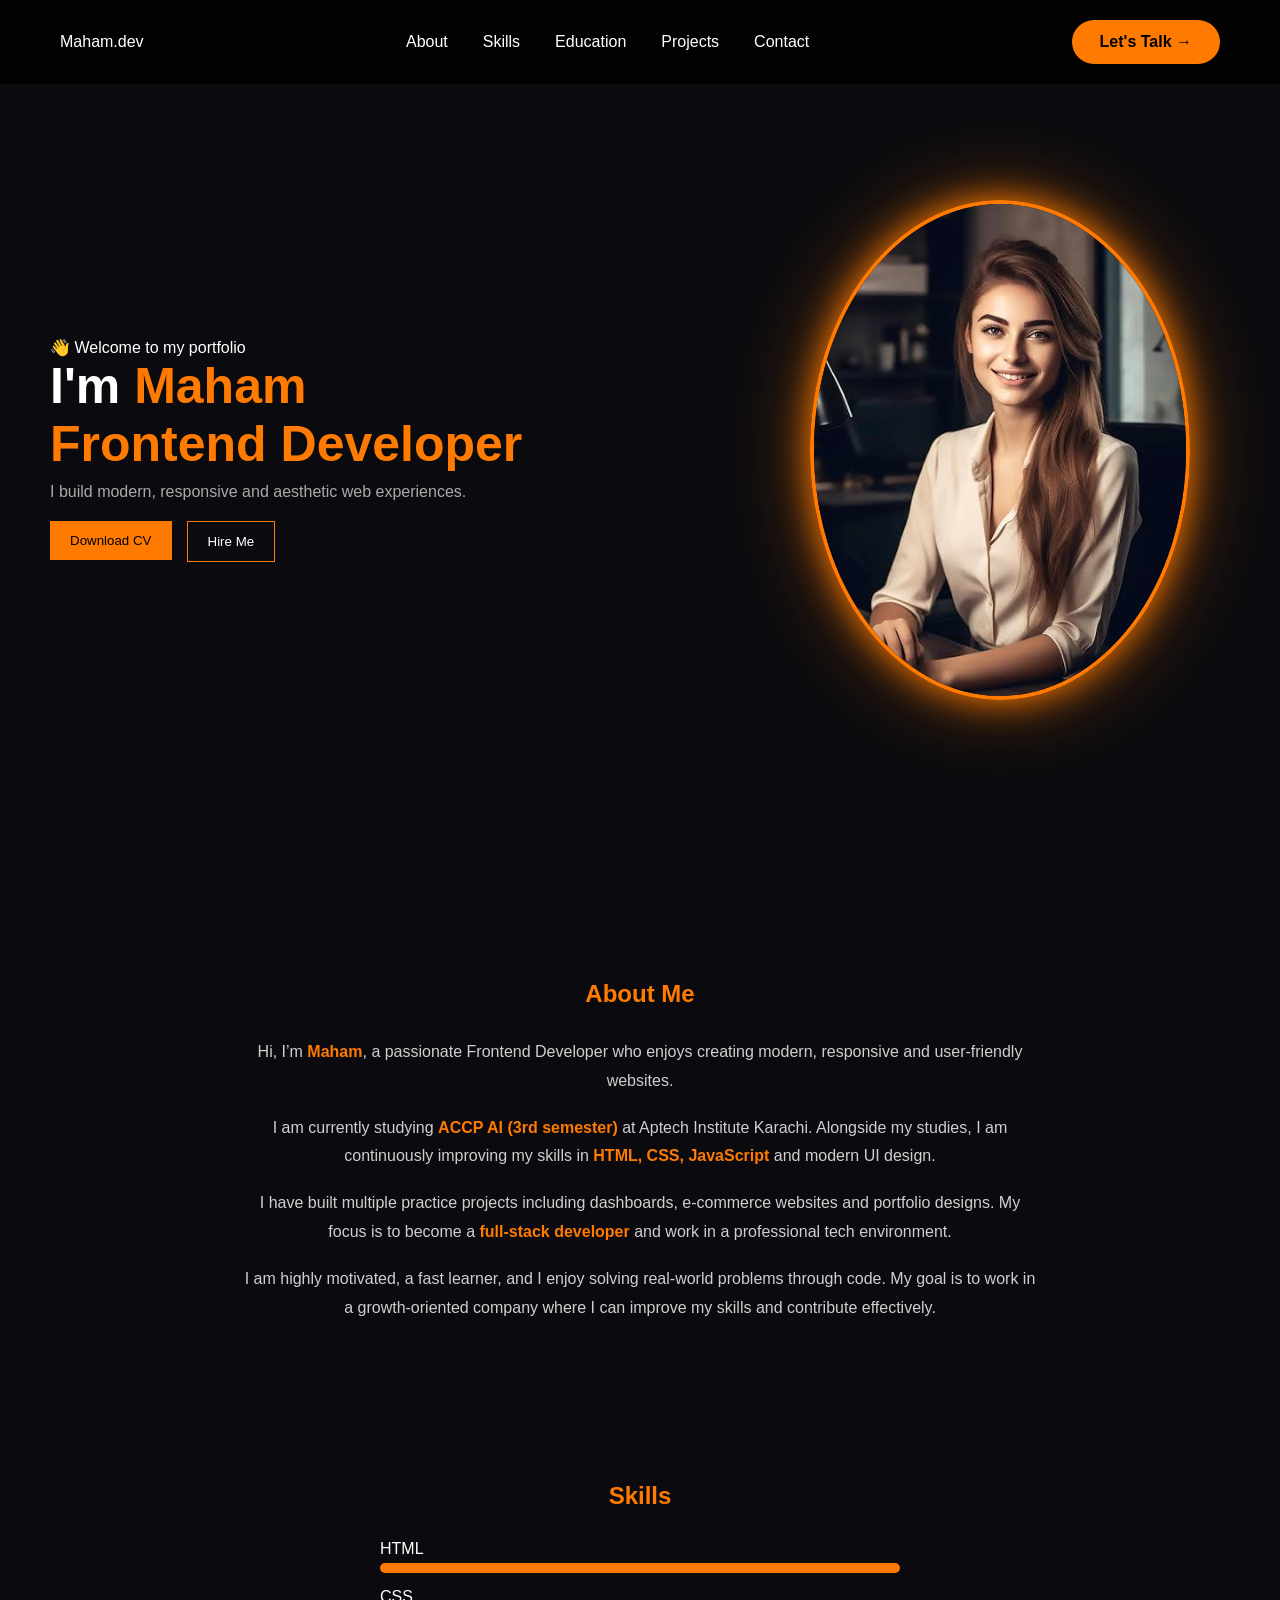
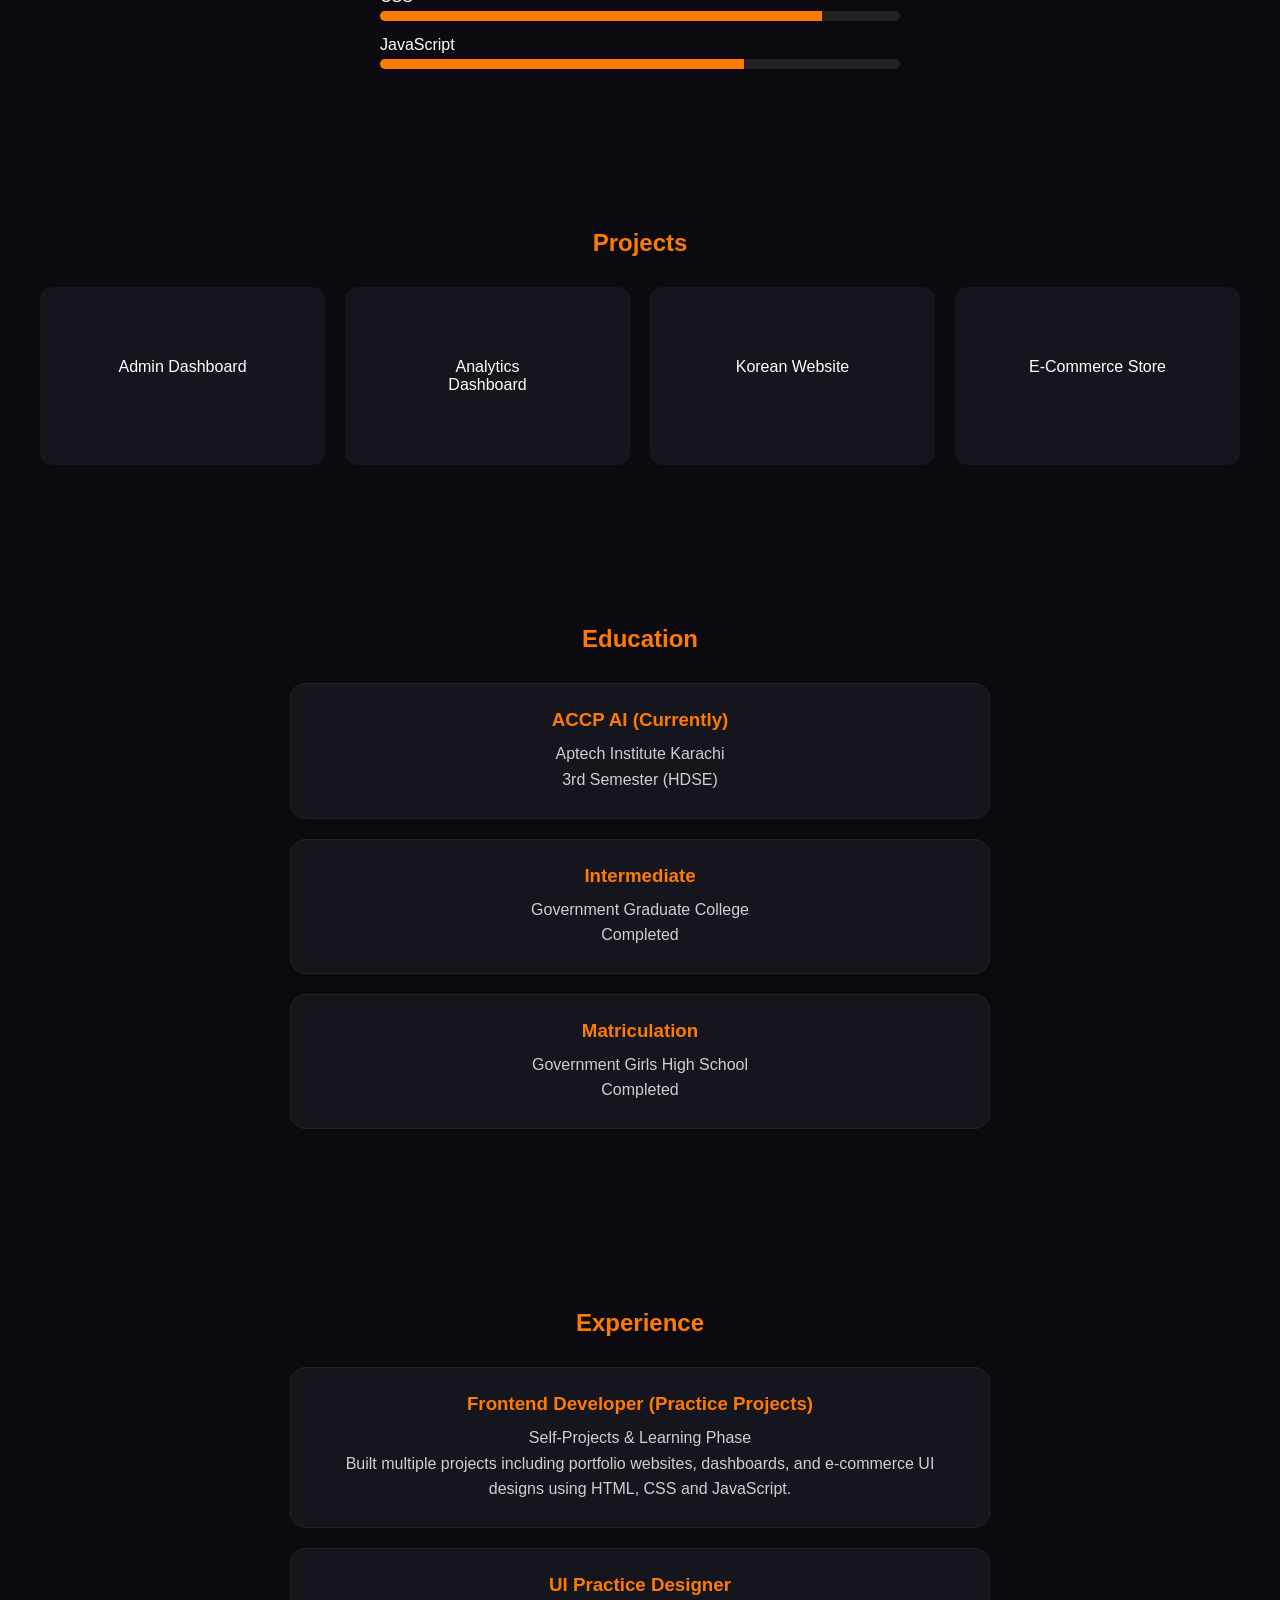
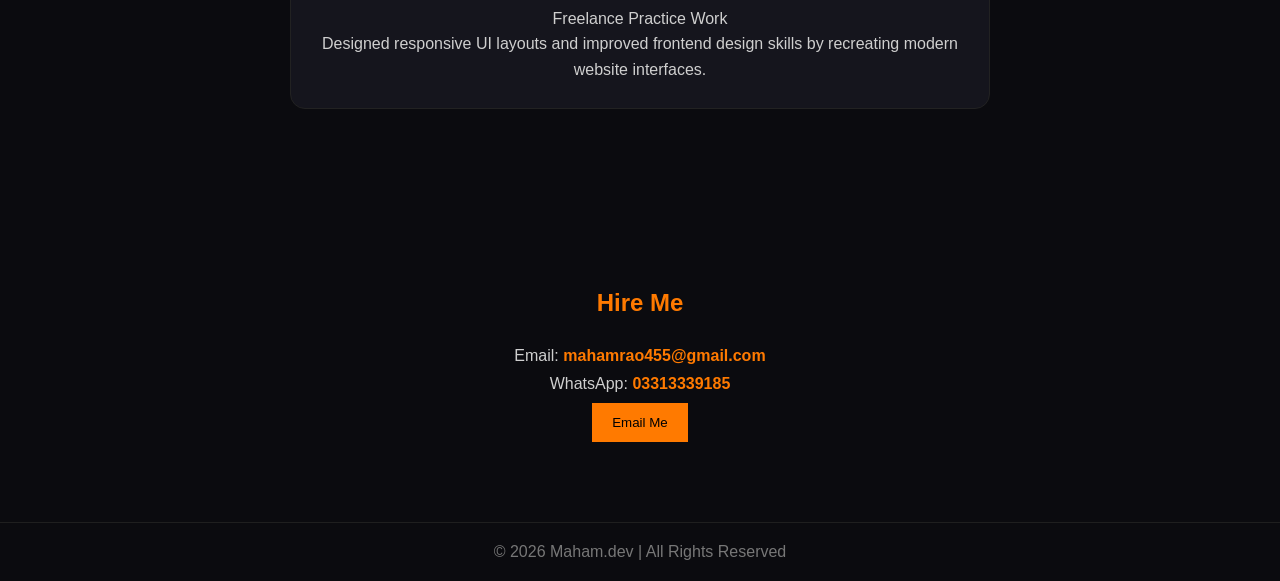
<file: index.html>
<!DOCTYPE html>
<html lang="en">
<head>

  <meta name="viewport" content="width=device-width, initial-scale=1.0"/>
  <title>Maham | Portfolio</title>

  <link rel="stylesheet" href="style.css"/>
</head>

<body>

  <header class="navbar">
    <div class="logo">Maham.dev</div>
  
    <div class="menu-icon" onclick="toggleMenu()">☰</div>
  
    <nav id="nav-links">
      <a href="#about">About</a>
      <a href="#skills">Skills</a>
      <a href="#education">Education</a>
      <a href="#projects">Projects</a>
      <a href="#contact">Contact</a>
  
      
    </nav>
    <a href="#contact" class="talk-btn">
      Let's Talk →
    </a>
  </header>

<!-- HERO -->
<section id="home" class="hero">

  <div class="hero-content">

    <p class="tag">👋 Welcome to my portfolio</p>

    <h1>
      I'm <span>Maham</span><br>
      <span id="typing"></span>
    </h1>

    <p class="desc">
      I build modern, responsive and aesthetic web experiences.
    </p>

    <div class="buttons">

      <a href="CV.png" download>
        <button class="primary">
          Download CV
        </button>
      </a>

      <a href="#contact">
        <button class="secondary">
          Hire Me
        </button>
      </a>

    </div>

  </div>


  <!-- RIGHT SIDE IMAGE -->

  <div class="hero-image">

    <div class="oval-frame">

      <img src="Portfolio.jpeg" alt="Office Girl">

    </div>

  </div>

</section>

<!-- ABOUT -->
<section id="about" class="section">
  <h2>About Me</h2>

  <p>
    Hi, I’m <b>Maham</b>, a passionate Frontend Developer who enjoys creating
    modern, responsive and user-friendly websites.
  </p>

  <br/>

  <p>
    I am currently studying <b>ACCP AI (3rd semester)</b> at Aptech Institute Karachi.
    Alongside my studies, I am continuously improving my skills in
    <b>HTML, CSS, JavaScript</b> and modern UI design.
  </p>

  <br/>

  <p>
    I have built multiple practice projects including dashboards,
    e-commerce websites and portfolio designs. My focus is to become a
    <b>full-stack developer</b> and work in a professional tech environment.
  </p>

  <br/>

  <p>
    I am highly motivated, a fast learner, and I enjoy solving real-world
    problems through code. My goal is to work in a growth-oriented company
    where I can improve my skills and contribute effectively.
  </p>
</section>

<!-- SKILLS -->
<section id="skills" class="section">
  <h2>Skills</h2>

  <p>HTML</p>
  <div class="bar"><div class="fill html"></div></div>

  <p>CSS</p>
  <div class="bar"><div class="fill css"></div></div>

  <p>JavaScript</p>
  <div class="bar"><div class="fill js"></div></div>
</section>

<!-- PROJECTS -->
<section id="projects" class="section">
  <h2>Projects</h2>

  <div class="grid">

    <a class="card" href="admin-dashboard/index.html" target="_blank">Admin Dashboard</a>

    <a class="card" href="analytics-dashboard/index.html" target="_blank">Analytics Dashboard</a>

    <a class="card" href="korean-website/index.html" target="_blank">Korean Website</a>

    <a class="card" href="ecommerce-website/index.html" target="_blank">E-Commerce Store</a>

  </div>
</section>

<section id="education" class="section">
  <h2>Education</h2>

  <div class="box">
    <h3>ACCP AI (Currently)</h3>
    <p>Aptech Institute Karachi</p>
    <p>3rd Semester (HDSE)</p>
  </div>

  <div class="box">
    <h3>Intermediate</h3>
    <p>Government Graduate College</p>
    <p>Completed</p>
    
  </div>

  <div class="box">
    <h3>Matriculation</h3>
    <p>Government Girls High School</p>
    <p>Completed</p>
  </div>
</section>
<section id="experience" class="section">
  <h2>Experience</h2>

  <div class="box">
    <h3>Frontend Developer (Practice Projects)</h3>
    <p>Self-Projects & Learning Phase</p>
    <p>
      Built multiple projects including portfolio websites, dashboards,
      and e-commerce UI designs using HTML, CSS and JavaScript.
    </p>
  </div>

  <div class="box">
    <h3>UI Practice Designer</h3>
    <p>Freelance Practice Work</p>
    <p>
      Designed responsive UI layouts and improved frontend design skills
      by recreating modern website interfaces.
    </p>
  </div>
</section>
<!-- CONTACT -->
<section id="contact" class="section">
  <h2>Hire Me</h2>

  <p>Email: <b>mahamrao455@gmail.com</b></p>
  <p>WhatsApp: <b>03313339185</b></p>

  <a href="mailto:mahamrao455@gmail.com">
    <button class="primary">Email Me</button>
  </a>
</section>

<footer>
  <p>© 2026 Maham.dev | All Rights Reserved</p>
</footer>

<script src="script.js"></script>

</body>
</html>
</file>
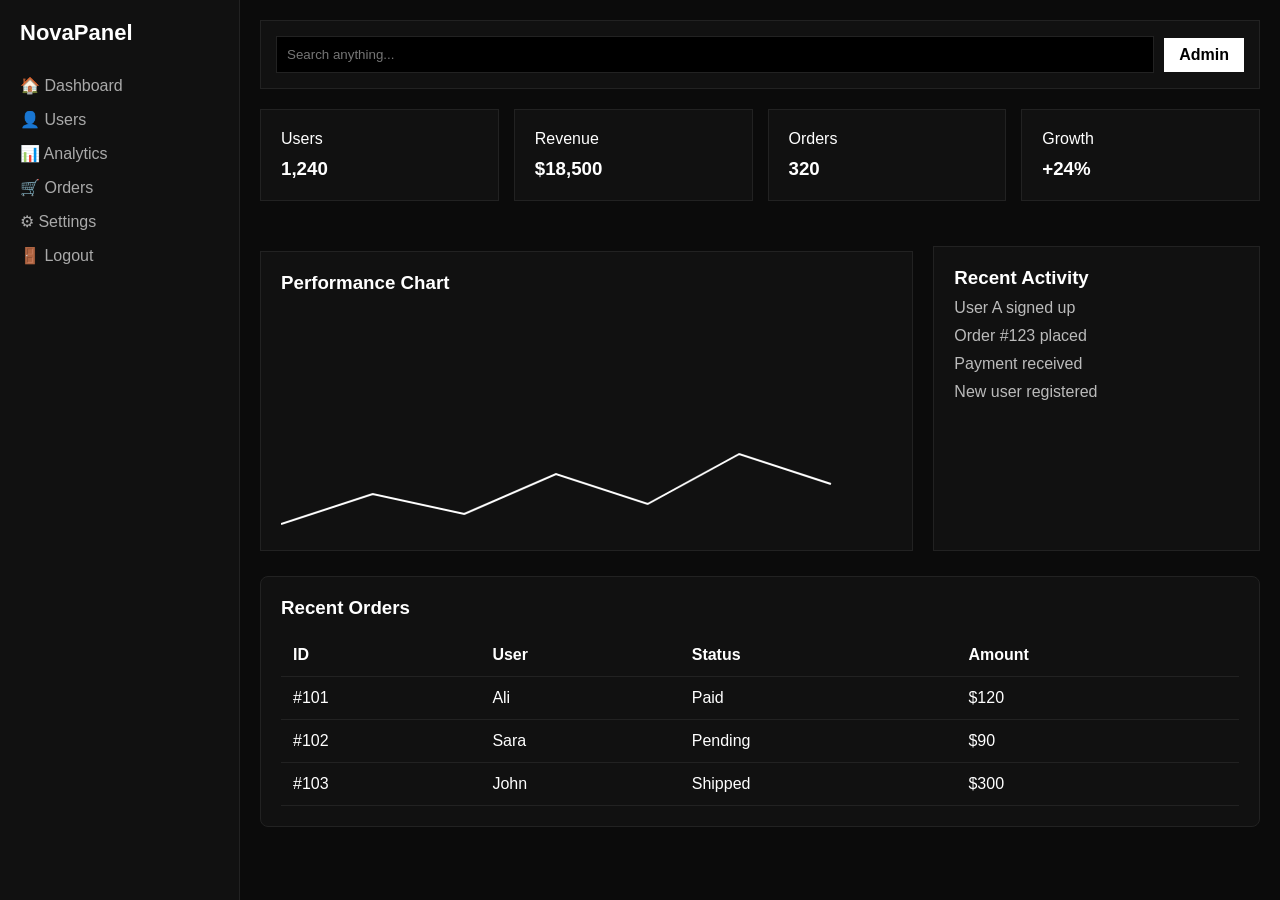
<file: admin-dashboard/index.html>
<!DOCTYPE html>
<html lang="en">
<head>
<meta charset="UTF-8">
<meta name="viewport" content="width=device-width, initial-scale=1.0">
<title>Nova Admin Pro</title>
<link rel="stylesheet" href="style.css">
</head>

<body>

<div class="container">

  <!-- SIDEBAR -->
  <aside class="sidebar">
    <h2 class="logo">NovaPanel</h2>

    <a href="dashboard.html">🏠 Dashboard</a>
    <a href="users.html">👤 Users</a>
    <a href="analytics.html">📊 Analytics</a>
    <a href="orders.html">🛒 Orders</a>
    <a href="settings.html">⚙ Settings</a>
    <a href="logout.html">🚪 Logout</a>
  </aside>

  <!-- MAIN -->
  <main class="main">

    <!-- TOP BAR -->
    <div class="topbar">
      <input type="text" placeholder="Search anything...">
      <div class="profile">Admin</div>
    </div>

    <!-- STATS -->
    <section class="stats">
      <div class="stat-card">Users <h3>1,240</h3></div>
      <div class="stat-card">Revenue <h3>$18,500</h3></div>
      <div class="stat-card">Orders <h3>320</h3></div>
      <div class="stat-card">Growth <h3>+24%</h3></div>
    </section>

    <!-- CHART + ACTIVITY -->
    <section class="middle">

      <div class="chart-box">
        <h3>Performance Chart</h3>
        <canvas id="chart"></canvas>
      </div>

      <div class="activity">
        <h3>Recent Activity</h3>
        <ul>
          <li>User A signed up</li>
          <li>Order #123 placed</li>
          <li>Payment received</li>
          <li>New user registered</li>
        </ul>
      </div>

    </section>

    <!-- TABLE -->
    <section class="table-section">
      <h3>Recent Orders</h3>

      <table>
        <tr>
          <th>ID</th>
          <th>User</th>
          <th>Status</th>
          <th>Amount</th>
        </tr>

        <tr>
          <td>#101</td>
          <td>Ali</td>
          <td>Paid</td>
          <td>$120</td>
        </tr>

        <tr>
          <td>#102</td>
          <td>Sara</td>
          <td>Pending</td>
          <td>$90</td>
        </tr>

        <tr>
          <td>#103</td>
          <td>John</td>
          <td>Shipped</td>
          <td>$300</td>
        </tr>

      </table>
    </section>

  </main>

</div>

<script src="script.js"></script>
</body>
</html>
</file>
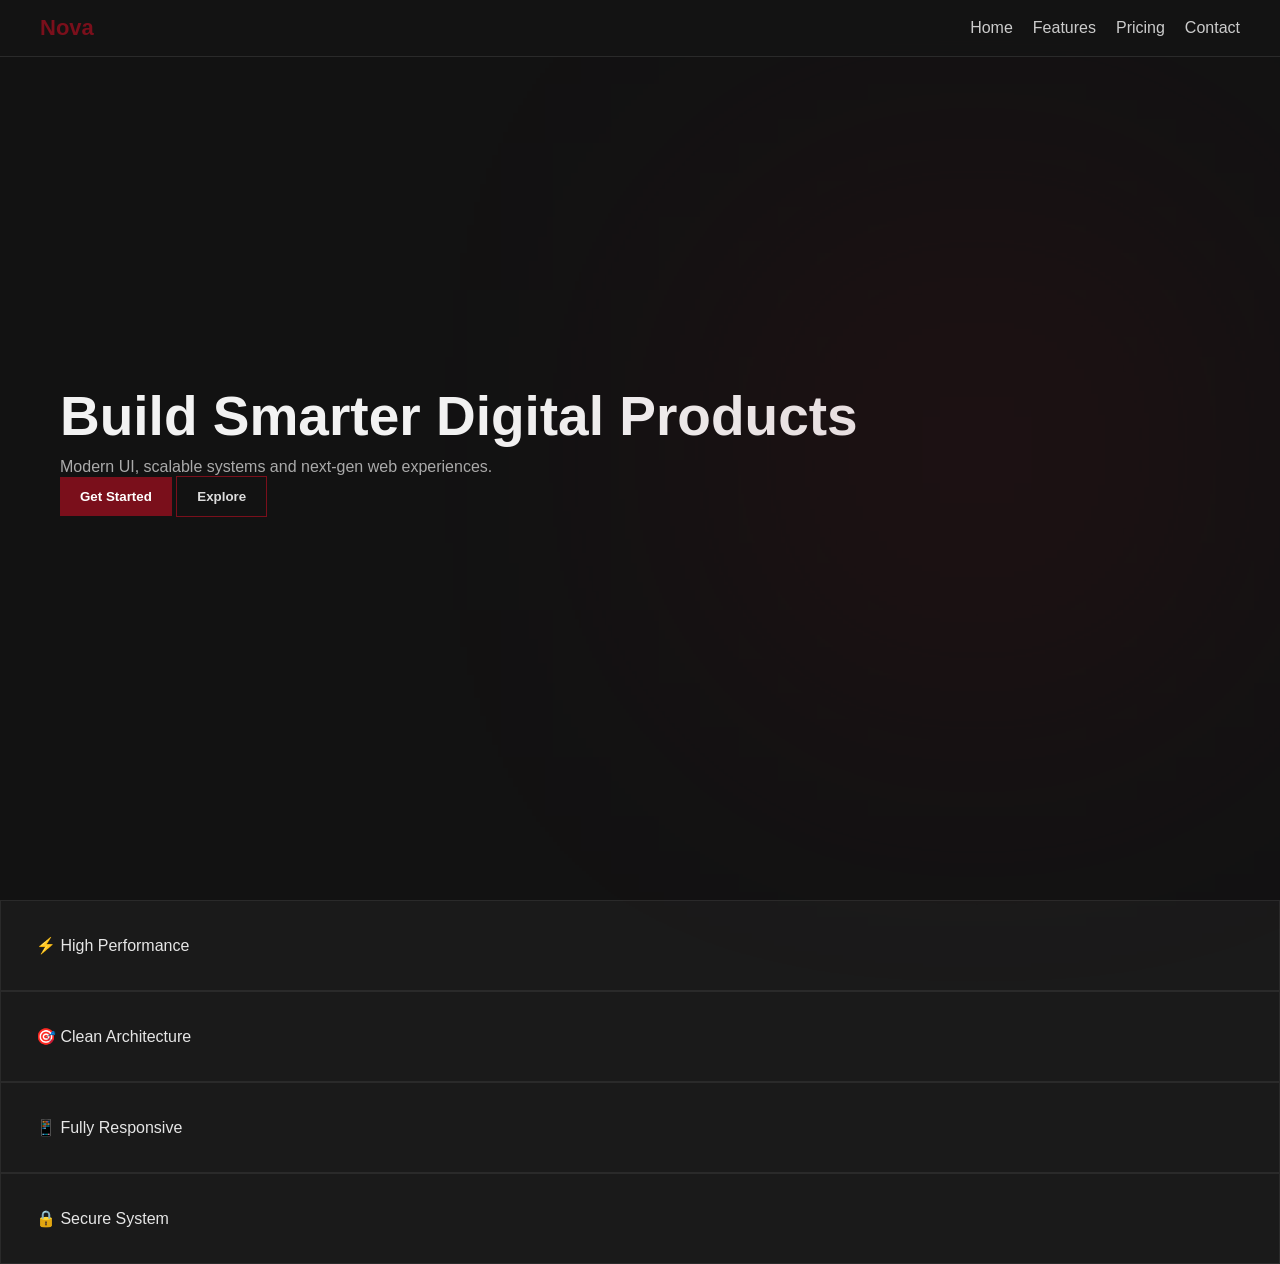
<file: analytics-dashboard/index.html>
<!DOCTYPE html>
<html lang="en">
<head>
<meta charset="UTF-8">
<meta name="viewport" content="width=device-width, initial-scale=1.0">
<title>Nova Landing</title>
<link rel="stylesheet" href="style.css">
</head>

<body>

<header class="navbar">
  <div class="logo">Nova</div>

  <div class="menu-icon" onclick="toggleMenu()">☰</div>

  <nav id="nav-links">
    <a href="Home.html">Home</a>
    <a href="features.html">Features</a>
    <a href="pricing.html">Pricing</a>
    <a href="contact.html">Contact</a>
  </nav>
</header>

<section class="hero">
  <div class="hero-content">
    <h1>Build Smarter Digital Products</h1>
    <p>Modern UI, scalable systems and next-gen web experiences.</p>

    <div class="buttons">
      <button class="primary">Get Started</button>
      <button class="secondary">Explore</button>
    </div>
  </div>

  <div class="hero-glow"></div>
</section>

<section class="features">
  <div class="card">⚡ High Performance</div>
  <div class="card">🎯 Clean Architecture</div>
  <div class="card">📱 Fully Responsive</div>
  <div class="card">🔒 Secure System</div>
</section>

<script src="script.js"></script>
</body>
</html>
</file>
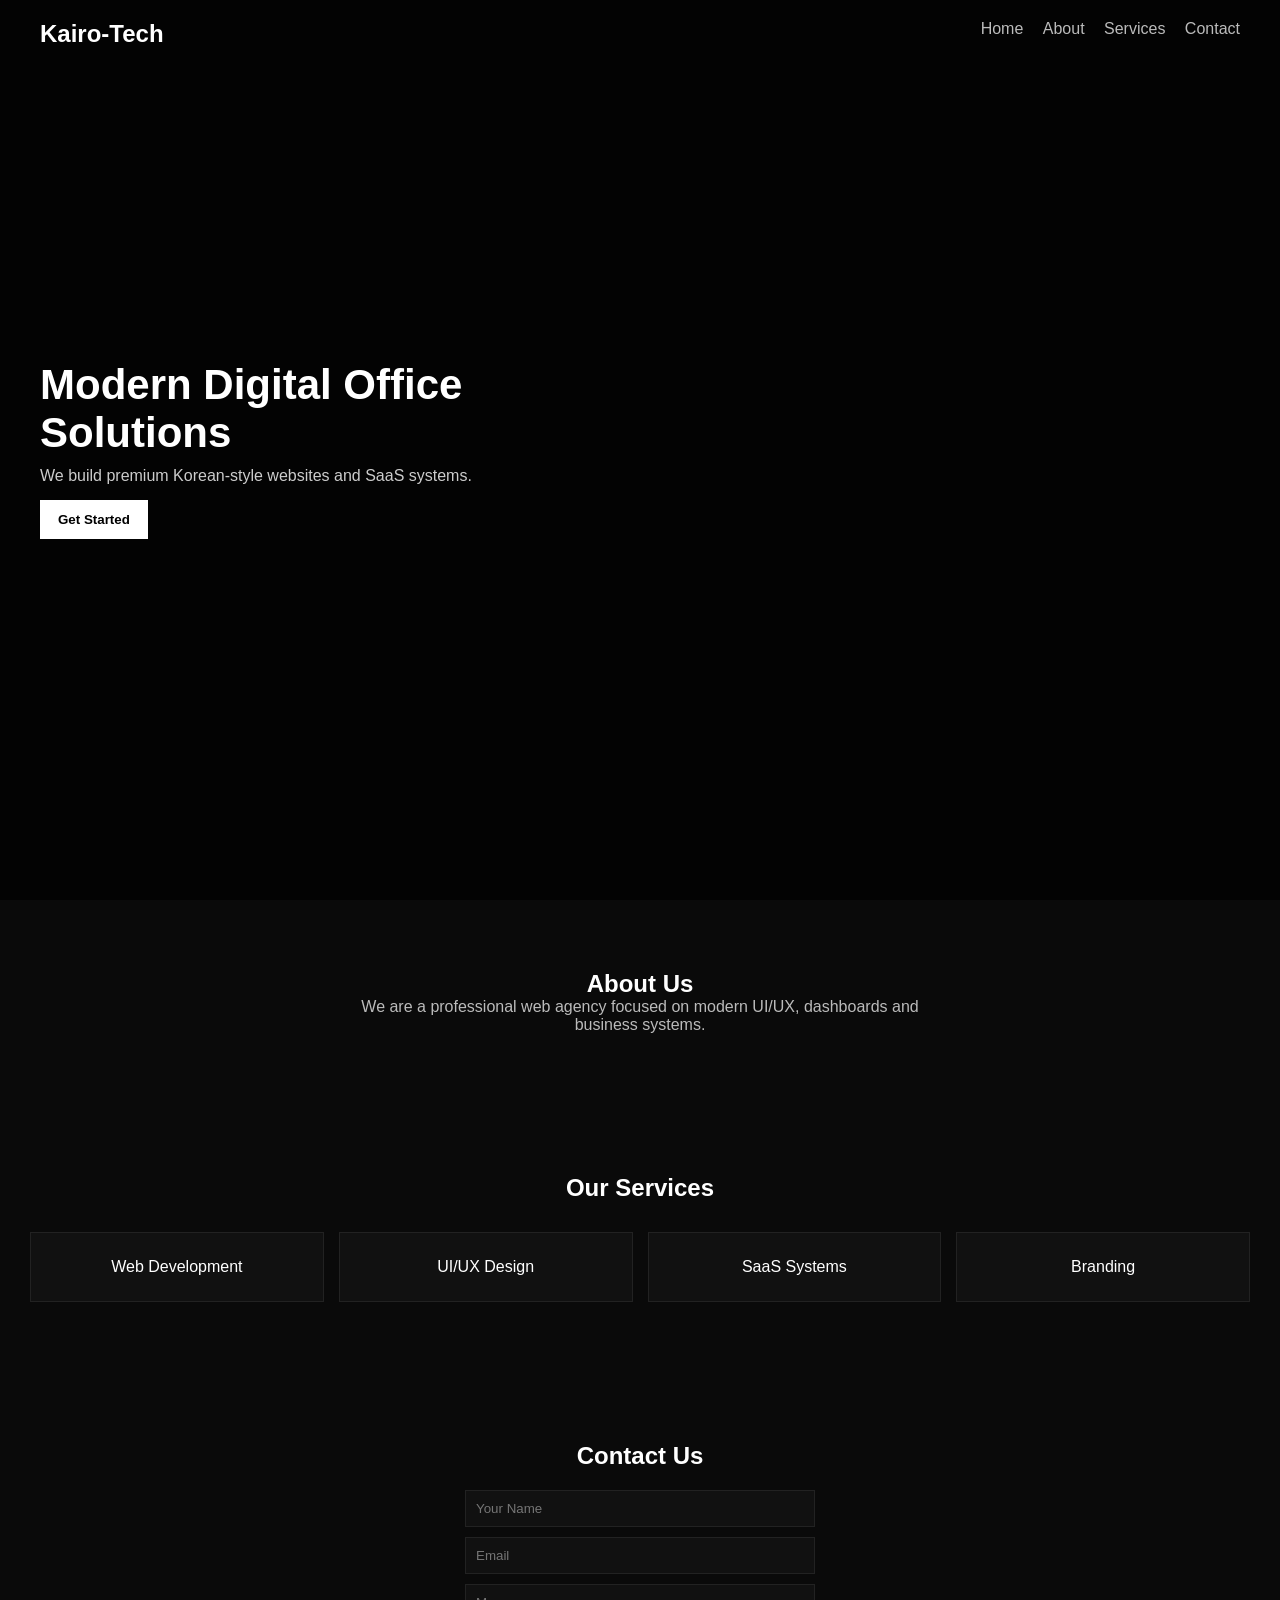
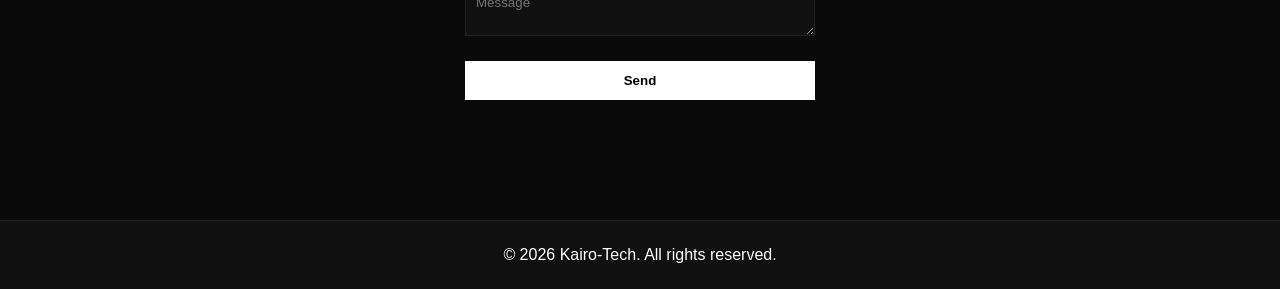
<file: korean-website/index.html>
<!DOCTYPE html>
<html lang="en">
<head>
<meta charset="UTF-8">
<meta name="viewport" content="width=device-width, initial-scale=1.0">
<title>K-Office Pro</title>
<link rel="stylesheet" href="style.css">
</head>

<body>

<!-- HERO -->
<section class="hero" id="home">

  <header class="nav">
    <h2 class="logo">Kairo-Tech</h2>

    <nav>
      <a href="#home">Home</a>
      <a href="#about">About</a>
      <a href="#services">Services</a>
      <a href="#contact">Contact</a>
    </nav>
  </header>

  <div class="hero-text">
    <h1>Modern Digital Office<br>Solutions</h1>
    <p>We build premium Korean-style websites and SaaS systems.</p>
    <button>Get Started</button>
  </div>

</section>

<!-- ABOUT -->
<section class="section" id="about">
  <h2>About Us</h2>
  <p>We are a professional web agency focused on modern UI/UX, dashboards and business systems.</p>
</section>

<!-- SERVICES -->
<section class="section dark" id="services">
  <h2>Our Services</h2>

  <div class="grid">
    <div class="card">Web Development</div>
    <div class="card">UI/UX Design</div>
    <div class="card">SaaS Systems</div>
    <div class="card">Branding</div>
  </div>
</section>

<!-- CONTACT -->
<section class="section" id="contact">
  <h2>Contact Us</h2>

  <form>
    <input type="text" placeholder="Your Name">
    <input type="email" placeholder="Email">
    <textarea placeholder="Message"></textarea>
    <button type="submit">Send</button>
  </form>
</section>

<!-- FOOTER -->
<footer>
  <p>© 2026 Kairo-Tech. All rights reserved.</p>
</footer>

</body>
</html>
</file>
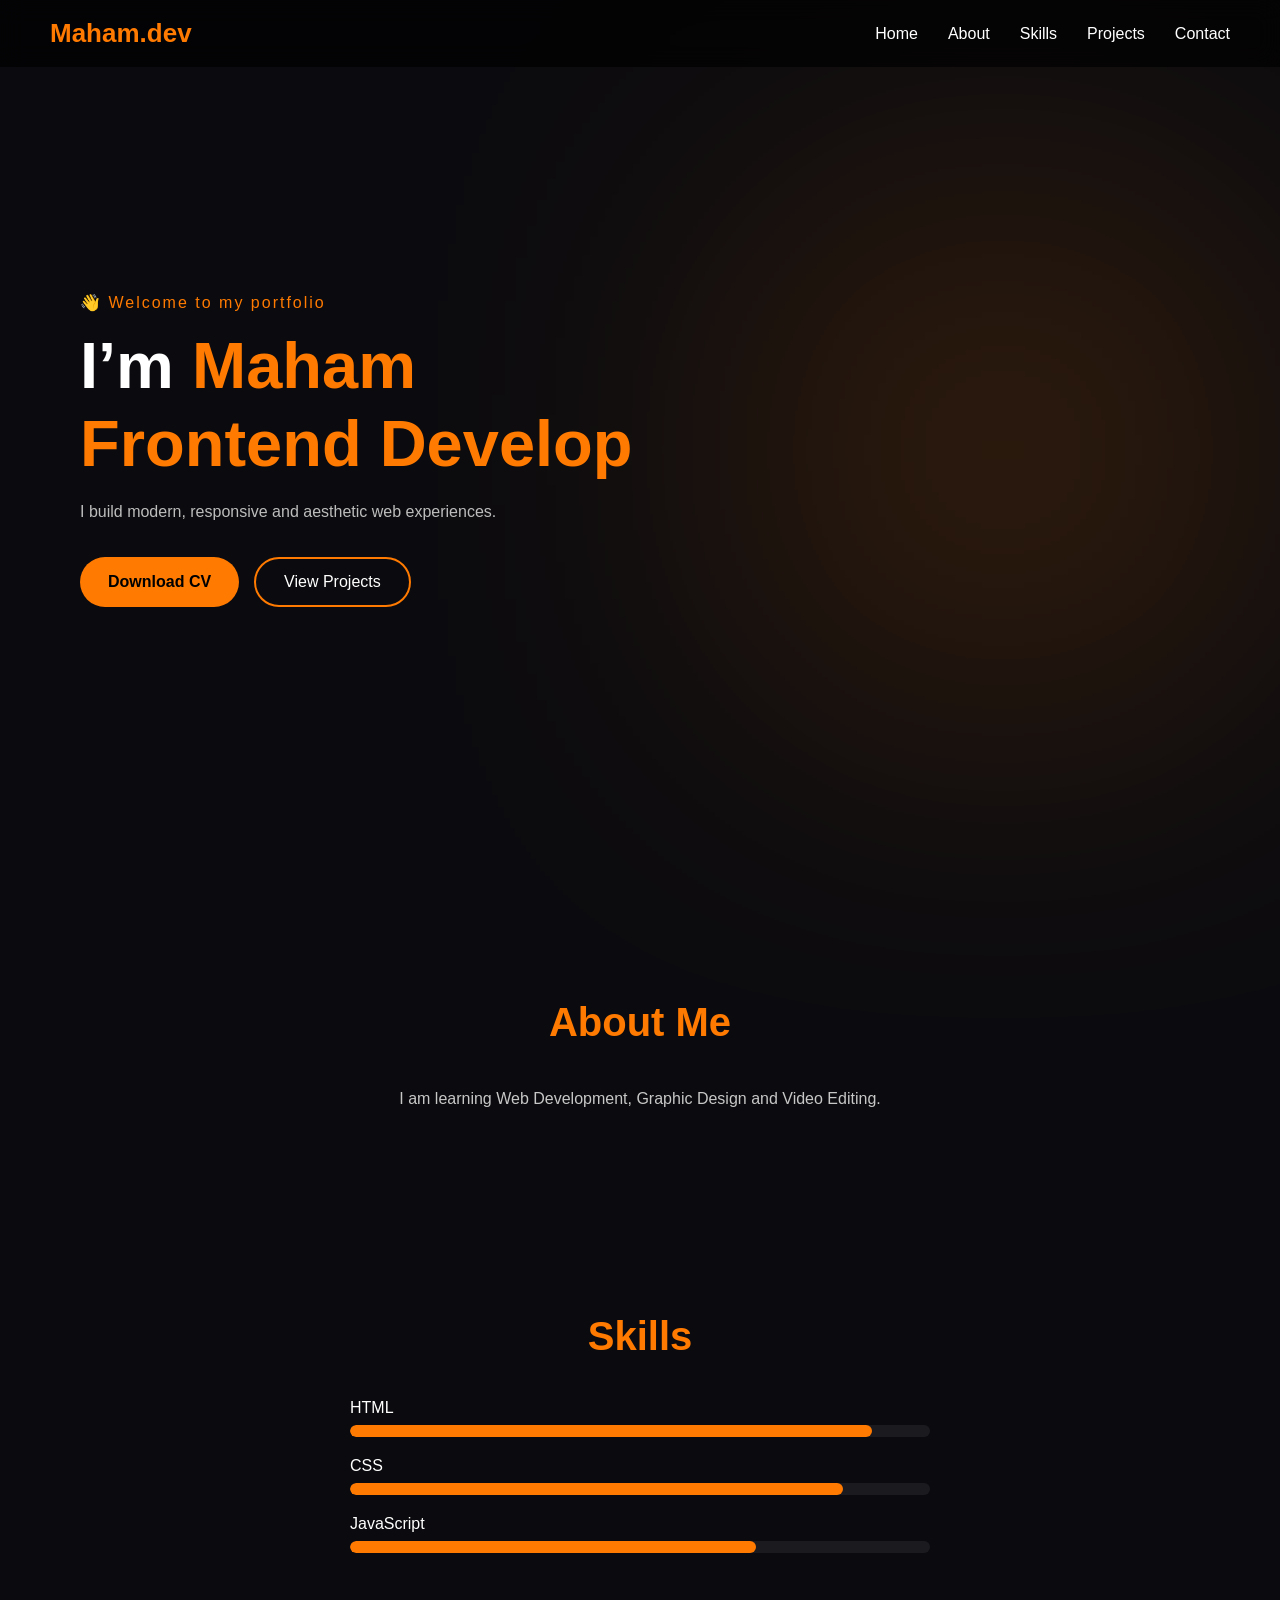
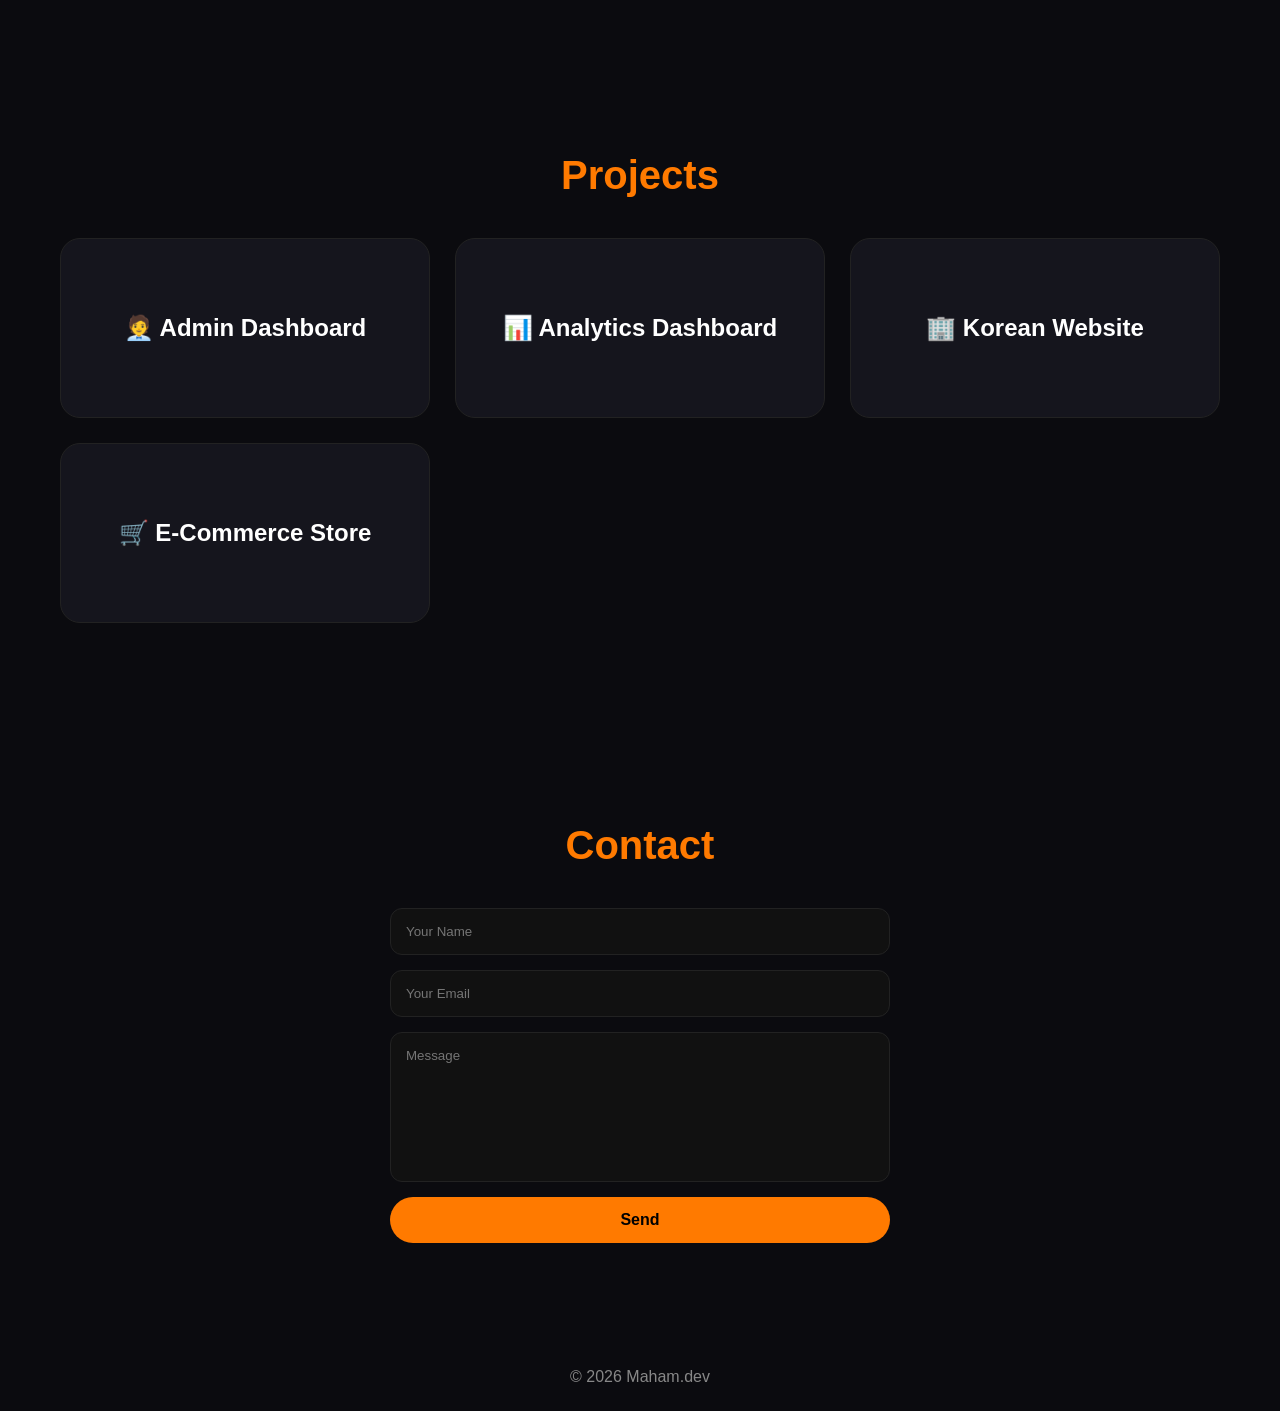
<file: Portfolio-website/index.html>
<!DOCTYPE html>
<html lang="en">
<head>
  <meta charset="UTF-8" />
  <meta name="viewport" content="width=device-width, initial-scale=1.0"/>
  <title>Advanced Portfolio</title>
  <link rel="stylesheet" href="style.css"/>
</head>

<body>

<!-- NAVBAR -->
<header class="navbar">
  <div class="logo">Maham.dev</div>

  <div class="menu-icon" onclick="toggleMenu()">☰</div>

  <nav id="nav-links">
    <a href="#home">Home</a>
    <a href="#about">About</a>
    <a href="#skills">Skills</a>
    <a href="#projects">Projects</a>
    <a href="#contact">Contact</a>
  </nav>
</header>

<!-- HERO -->
<section id="home" class="hero">

  <div class="hero-content">

    <p class="tag">👋 Welcome to my portfolio</p>

    <h1>
      I’m <span>Maham</span><br/>
      <span id="typing"></span>
    </h1>

    <p class="desc">
      I build modern, responsive and aesthetic web experiences.
    </p>

    <div class="buttons">
      <button class="primary">Download CV</button>
      <button class="secondary">View Projects</button>
    </div>

  </div>

  <div class="glow-circle"></div>
</section>

<!-- ABOUT -->
<section id="about" class="section">
  <h2>About Me</h2>
  <p>I am learning Web Development, Graphic Design and Video Editing.</p>
</section>

<!-- SKILLS -->
<section id="skills" class="section">
  <h2>Skills</h2>

  <p>HTML</p>
  <div class="bar"><div class="fill html"></div></div>

  <p>CSS</p>
  <div class="bar"><div class="fill css"></div></div>

  <p>JavaScript</p>
  <div class="bar"><div class="fill js"></div></div>
</section>

<!-- PROJECTS (CONNECTED) -->
<section id="projects" class="section">
  <h2>Projects</h2>

  <div class="grid">

    <a class="card" href="admin-dashboard/index.html" target="_blank">
      🧑‍💼 Admin Dashboard
    </a>

    <a class="card" href="analytics-dashboard/index.html" target="_blank">
      📊 Analytics Dashboard
    </a>

    <a class="card" href="korean-website/index.html" target="_blank">
      🏢 Korean Website
    </a>

    <a class="card" href="ecommerce-website/index.html" target="_blank">
      🛒 E-Commerce Store
    </a>

  </div>
</section>

<!-- CONTACT -->
<section id="contact" class="section">
  <h2>Contact</h2>

  <form>
    <input type="text" placeholder="Your Name"/>
    <input type="email" placeholder="Your Email"/>
    <textarea placeholder="Message"></textarea>
    <button type="submit" class="primary">Send</button>
  </form>
</section>

<footer>
  <p>© 2026 Maham.dev</p>
</footer>

<script src="script.js"></script>
</body>
</html>
</file>
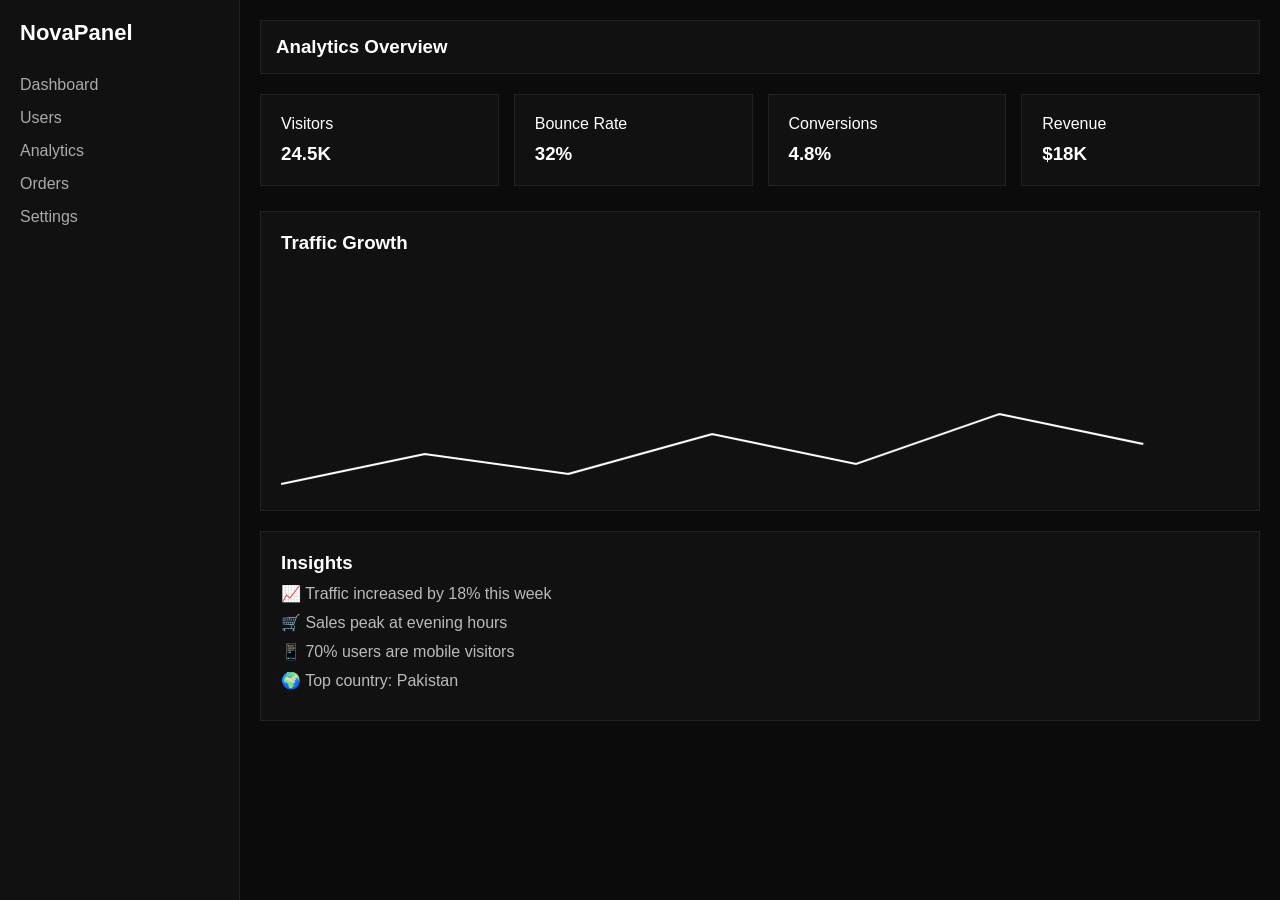
<file: admin-dashboard/analytics.html>
<!DOCTYPE html>
<html lang="en">
<head>
<meta charset="UTF-8">
<meta name="viewport" content="width=device-width, initial-scale=1.0">
<title>Analytics</title>
<link rel="stylesheet" href="style.css">
</head>

<body>

<div class="container">

  <!-- SIDEBAR -->
  <div class="sidebar">
    <h2 class="logo">NovaPanel</h2>

    <a href="index.html">Dashboard</a>
    <a href="users.html">Users</a>
    <a href="analytics.html">Analytics</a>
    <a href="orders.html">Orders</a>
    <a href="settings.html">Settings</a>
  </div>

  <!-- MAIN -->
  <div class="main">

    <!-- TOPBAR -->
    <div class="topbar">
      <h3>Analytics Overview</h3>
    </div>

    <!-- STATS -->
    <div class="stats">
      <div class="stat-card">Visitors <h3>24.5K</h3></div>
      <div class="stat-card">Bounce Rate <h3>32%</h3></div>
      <div class="stat-card">Conversions <h3>4.8%</h3></div>
      <div class="stat-card">Revenue <h3>$18K</h3></div>
    </div>

    <!-- BIG CHART AREA -->
    <div class="chart-box">
      <h3>Traffic Growth</h3>
      <canvas id="chart"></canvas>
    </div>

    <!-- INSIGHTS -->
    <div class="activity">
      <h3>Insights</h3>
      <ul>
        <li>📈 Traffic increased by 18% this week</li>
        <li>🛒 Sales peak at evening hours</li>
        <li>📱 70% users are mobile visitors</li>
        <li>🌍 Top country: Pakistan</li>
      </ul>
    </div>

  </div>

</div>

<script src="script.js"></script>
</body>
</html>
</file>
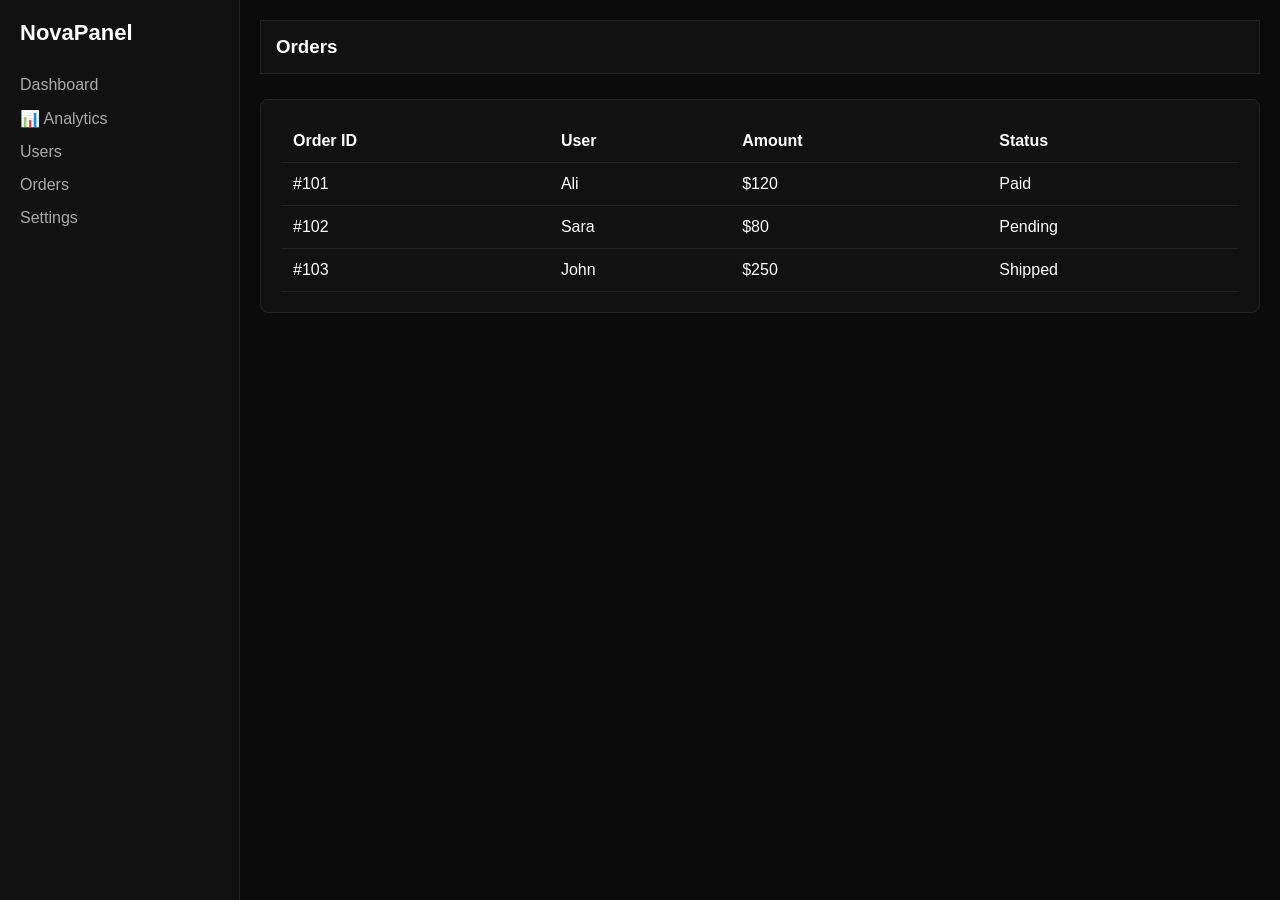
<file: admin-dashboard/orders.html>
<!DOCTYPE html>
<html>
<head>
<title>Orders</title>
<link rel="stylesheet" href="style.css">
</head>

<body>

<div class="container">

  <div class="sidebar">
    <h2 class="logo">NovaPanel</h2>
    <a href="index.html">Dashboard</a>
    <a href="analytics.html">📊 Analytics</a>
    <a href="users.html">Users</a>
    <a href="orders.html">Orders</a>
    <a href="settings.html">Settings</a>
  </div>

  <div class="main">

    <div class="topbar">
      <h3>Orders</h3>
    </div>

    <div class="table-section">
      <table>
        <tr>
          <th>Order ID</th>
          <th>User</th>
          <th>Amount</th>
          <th>Status</th>
        </tr>

        <tr>
          <td>#101</td>
          <td>Ali</td>
          <td>$120</td>
          <td>Paid</td>
        </tr>

        <tr>
          <td>#102</td>
          <td>Sara</td>
          <td>$80</td>
          <td>Pending</td>
        </tr>

        <tr>
          <td>#103</td>
          <td>John</td>
          <td>$250</td>
          <td>Shipped</td>
        </tr>

      </table>
    </div>

  </div>
</div>

</body>
</html>
</file>
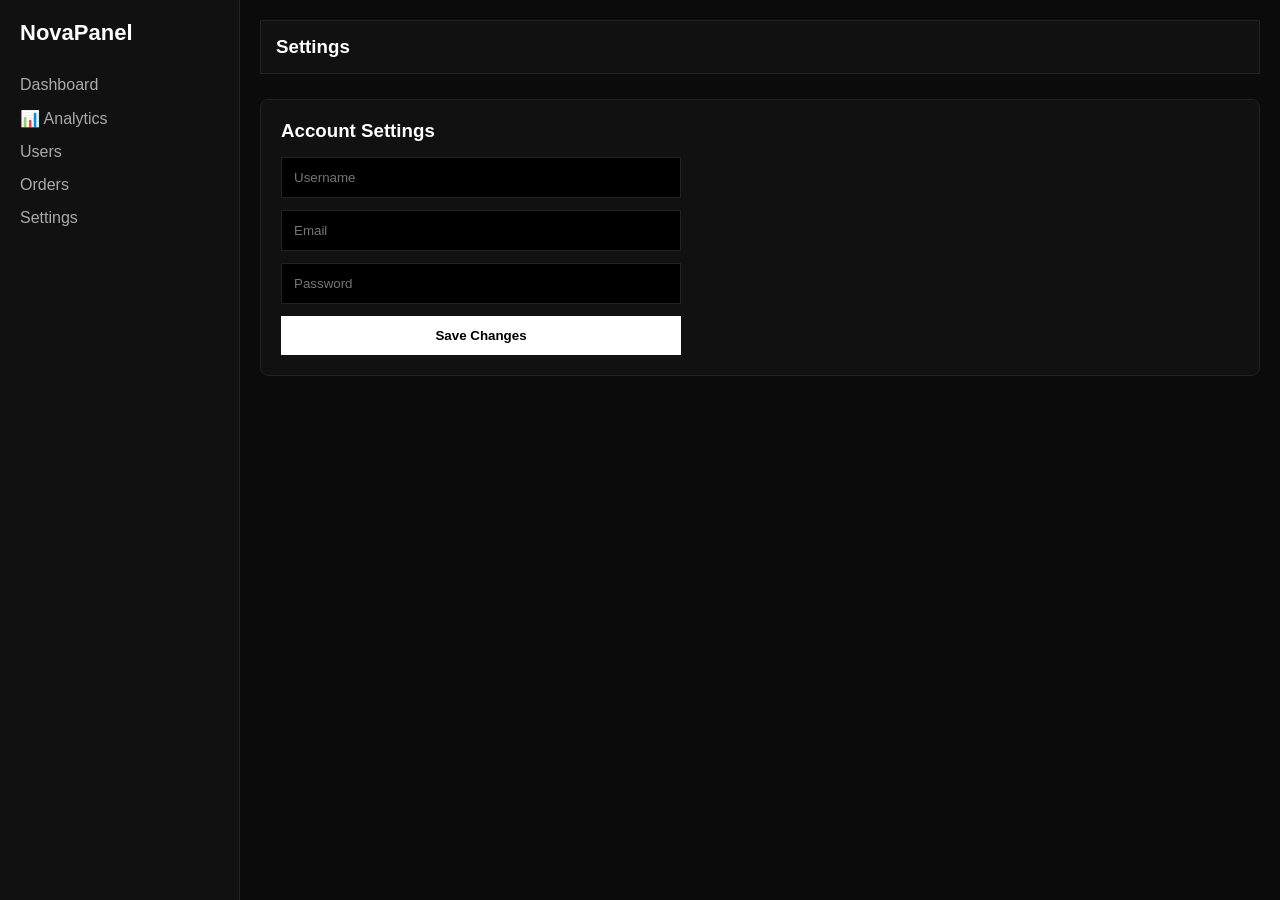
<file: admin-dashboard/settings.html>
<!DOCTYPE html>
<html>
<head>
<title>Settings</title>
<link rel="stylesheet" href="style.css">
</head>

<body>

<div class="container">

  <div class="sidebar">
    <h2 class="logo">NovaPanel</h2>
    <a href="index.html">Dashboard</a>
    <a href="analytics.html">📊 Analytics</a>
    <a href="users.html">Users</a>
    <a href="orders.html">Orders</a>
    <a href="settings.html">Settings</a>
  </div>

  <div class="main">

    <div class="topbar">
      <h3>Settings</h3>
    </div>

    <div class="table-section">

      <h3>Account Settings</h3>

      <form>
        <input type="text" placeholder="Username">
        <input type="email" placeholder="Email">
        <input type="password" placeholder="Password">
        <button type="submit">Save Changes</button>
      </form>

    </div>

  </div>
</div>

</body>
</html>
</file>
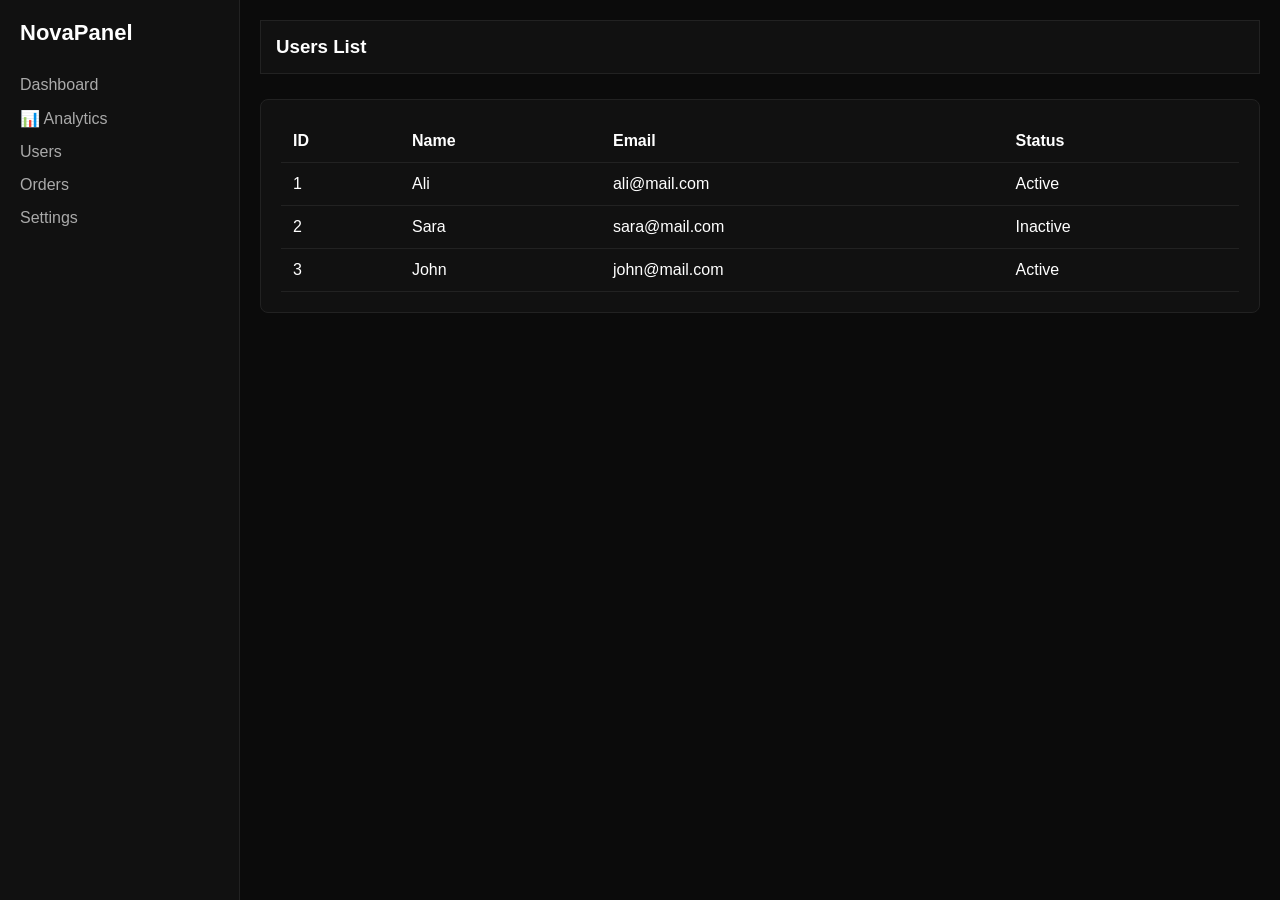
<file: admin-dashboard/users.html>
<!DOCTYPE html>
<html>
<head>
<title>Users</title>
<link rel="stylesheet" href="style.css">
</head>

<body>

<div class="container">

  <div class="sidebar">
    <h2 class="logo">NovaPanel</h2>
    <a href="index.html">Dashboard</a>
    <a href="analytics.html">📊 Analytics</a>
    <a href="users.html">Users</a>
    <a href="orders.html">Orders</a>
    <a href="settings.html">Settings</a>
  </div>

  <div class="main">

    <div class="topbar">
      <h3>Users List</h3>
    </div>

    <div class="table-section">
      <table>
        <tr>
          <th>ID</th>
          <th>Name</th>
          <th>Email</th>
          <th>Status</th>
        </tr>

        <tr>
          <td>1</td>
          <td>Ali</td>
          <td>ali@mail.com</td>
          <td>Active</td>
        </tr>

        <tr>
          <td>2</td>
          <td>Sara</td>
          <td>sara@mail.com</td>
          <td>Inactive</td>
        </tr>

        <tr>
          <td>3</td>
          <td>John</td>
          <td>john@mail.com</td>
          <td>Active</td>
        </tr>

      </table>
    </div>

  </div>
</div>

</body>
</html>
</file>
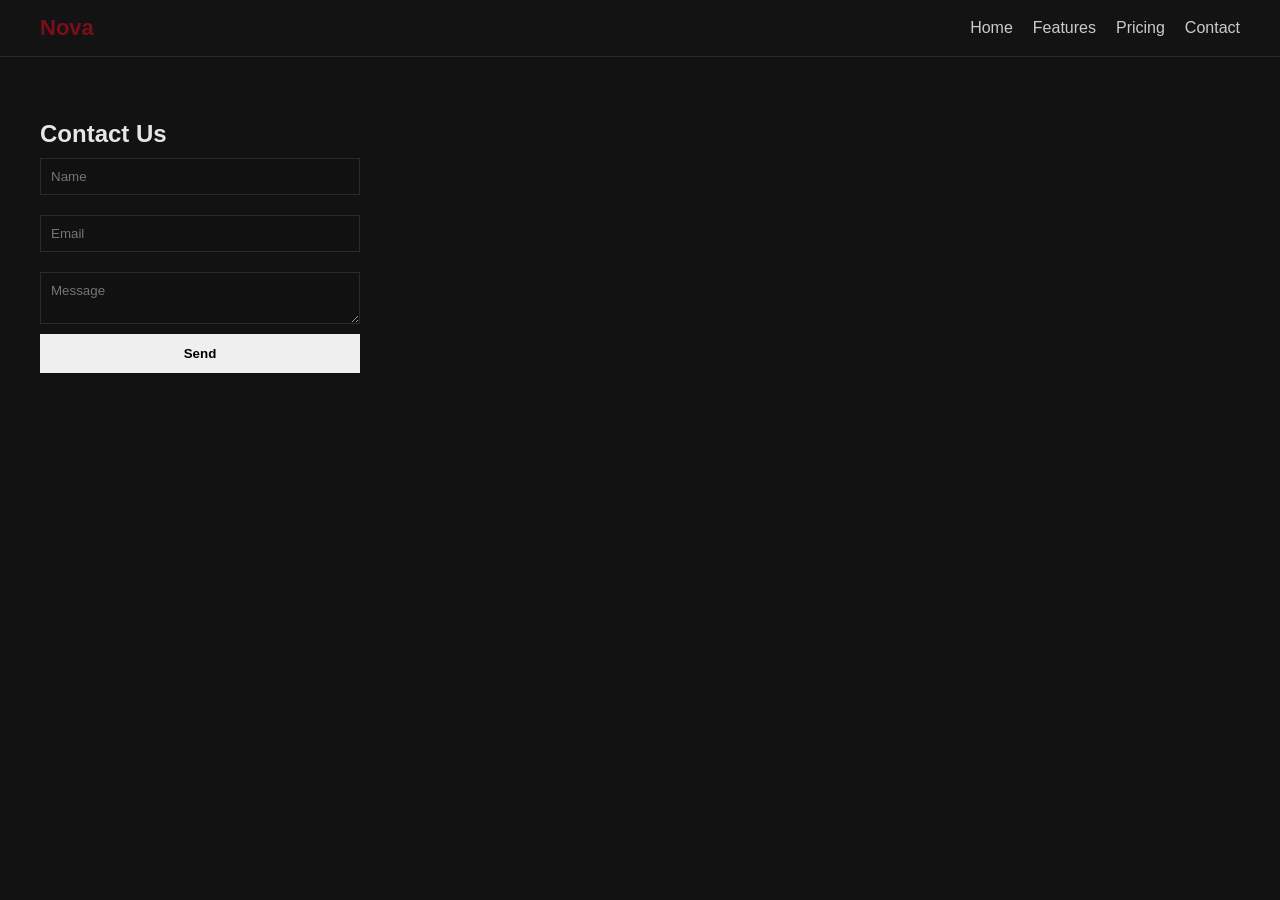
<file: analytics-dashboard/contact.html>
<!DOCTYPE html>
<html>
<head>
<title>Contact</title>
<link rel="stylesheet" href="style.css">
</head>

<body>

<header class="navbar">
  <div class="logo">Nova</div>

  <div class="menu-icon" onclick="toggleMenu()">☰</div>

  <nav id="nav-links">
    <a href="index.html">Home</a>
    <a href="features.html">Features</a>
    <a href="pricing.html">Pricing</a>
    <a href="contact.html">Contact</a>
  </nav>
</header>

<section class="page">
  <h1>Contact Us</h1>

  <form>
    <input type="text" placeholder="Name">
    <input type="email" placeholder="Email">
    <textarea placeholder="Message"></textarea>
    <button type="submit">Send</button>
  </form>
</section>

<script src="script.js"></script>
</body>
</html>
</file>
<file: style.css>
/* =========================
 RESET
========================= */

*{
  margin:0;
  padding:0;
  padding:0;
  box-sizing:border-box;
  font-family:Arial,sans-serif;
  scroll-behavior:smooth;
}

body{
  background:#0b0b0f;
  color:white;
  overflow-x:hidden;
}

/* =========================
 NAVBAR
========================= */

.navbar{
  position:fixed;
  top:0;
  left:0;
  width:100%;

  padding:20px 60px;

  display:flex;
  align-items:center;
  justify-content:space-between;

  background:rgba(0,0,0,0.75);
  backdrop-filter:blur(15px);

  z-index:1000;
}

#nav-links{

  display:flex;
  align-items:center;

  gap:35px;
}

#nav-links a{

  text-decoration:none;
  color:white;

  transition:0.3s;
}

#nav-links a:hover{

  color:#ff7a00;
}
#nav-links.show{
  display:flex;
}
.menu-icon{
  display:none;
  font-size:30px;
  cursor:pointer;
}

/* =========================
 HERO
========================= */

.hero{
  min-height:100vh;
  display:flex;
  align-items:center;
  padding:80px 50px;
}

.hero h1{
  font-size:50px;
}

.hero span{
  color:#ff7a00;
}
.hero-image{

  margin-left:auto;
  
  padding-right:40px;
  
  }
.desc{
  margin-top:10px;
  color:#aaa;
  max-width:500px;
}

.buttons{
  margin-top:20px;
  display:flex;
  gap:15px;
}

button{
  padding:12px 20px;
  border:none;
  cursor:pointer;
  transition:0.3s;
}

.primary{
  background:#ff7a00;
  color:black;
}

.primary:hover{
  background:white;
  color:black;
}

.secondary{
  background:transparent;
  border:1px solid #ff7a00;
  color:white;
}

.secondary:hover{
  background:#ff7a00;
  color:black;
}

/* =========================
 SECTIONS
========================= */

.section{
  padding:80px 40px;
}

.section h2{
  text-align:center;
  color:#ff7a00;
  margin-bottom:30px;
}
#about p{
  max-width:800px;
  margin:auto;
  text-align:center;
  line-height:1.8;
  color:#cfcfcf;
}

#about b{
  color:#ff7a00;
}

/* =========================
 SKILLS
========================= */

#skills{
  max-width:600px;
  margin:auto;
}

#skills p{
  margin:15px 0 5px;
}

.bar{
  background:#222;
  height:10px;
  border-radius:20px;
  overflow:hidden;
}

.fill{
  height:10px;
  background:#ff7a00;
}

.html{width:100%}
.css{width:85%}
.js{width:70%}

/* =========================
 PROJECTS
========================= */

.grid{
  display:grid;
  grid-template-columns:repeat(auto-fit,minmax(240px,1fr));
  gap:20px;
}

.card{
  background:#15151d;
  padding:70px;
  text-align:center;
  color:white;
  text-decoration:none;
  border-radius:12px;
  transition:0.3s;
  border:1px solid transparent;
}

.card:hover{
  background:#ff7a00;
  color:black;
  transform:translateY(-5px);
  border-color:#ff7a00;
}

/* =========================
 CONTACT
========================= */

#contact{
  text-align:center;
}

#contact p{
  margin:10px 0;
  color:#cfcfcf;
}

#contact b{
  color:#ff7a00;
}

#contact button:hover{
  background:white;
  color:black;
}

/* =========================
 FOOTER
========================= */

footer{
  text-align:center;
  padding:20px;
  color:#777;
  border-top:1px solid #1f1f1f;
}

/* =========================
 MOBILE
========================= */

@media(max-width:768px){

  .menu-icon{
    display:block;
  }

  #nav-links{
    display:none;
    position:absolute;
    top:60px;
    right:20px;
    background:#111;
    flex-direction:column;
    padding:15px;
    border:1px solid #ff7a00;
  }

  #nav-links.show{
    display:flex;
  }


  .hero h1{
    font-size:35px;
  }
  /* =========================
 EDUCATION + EXPERIENCE BOXES
========================= */

#education, #experience{
  text-align:center;
}
.hero{

  min-height:100vh;
  
  display:flex;
  
  justify-content:space-between;
  
  align-items:center;
  
  padding:120px 80px;
  
  }
  
  .hero-content{
  
  width:50%;
  
  }
  
  .hero-image{
  
  width:50%;
  
  display:flex;
  
  justify-content:flex-end;
  
  }
  
  .hero h1{
  
  font-size:65px;
  
  line-height:1.2;
  
  }
}
/* =========================
 EDUCATION + EXPERIENCE BOXES
========================= */

#education, #experience{
  text-align:center;
}

.box{
  background:#15151d;
  border:1px solid #222;
  padding:25px;
  margin:20px auto;
  max-width:700px;
  border-radius:15px;
  transition:0.3s;
}

.box:hover{
  transform:translateY(-5px);
  border-color:#ff7a00;
  box-shadow:0 0 20px rgba(255,122,0,0.2);
}

.box h3{
  color:#ff7a00;
  margin-bottom:10px;
}

.box p{
  color:#cfcfcf;
  line-height:1.6;
}
.talk-btn{

  background:#ff7a00;
  
  padding:13px 28px;
  
  border-radius:40px;
  
  text-decoration:none;
  
  color:black !important;
  
  font-weight:700;
  
  transition:0.3s;
  
  }
  
  .talk-btn:hover{
  
  transform:translateY(-3px);
  
  box-shadow:0 0 25px #ff7a00;
  
  }
.oval-frame{

  width:380px;
  
  height:500px;
  
  border-radius:50%;
  
  overflow:hidden;
  
  border:4px solid #ff7a00;
  
  box-shadow:
  
  0 0 35px #ff7a00,
  
  0 0 90px rgba(255,122,0,0.4);
  
  }
  
  .oval-frame img{
  
  width:100%;
  
  height:100%;
  
  object-fit:cover;
  
  }
</file>
<file: admin-dashboard/style.css>
/* RESET */
* {
    margin: 0;
    padding: 0;
    box-sizing: border-box;
    font-family: Arial, sans-serif;
  }
  
  body {
    background: #0b0b0b;
    color: #fff;
  }
  
  /* LAYOUT */
  .container {
    display: flex;
    min-height: 100vh;
  }
  
  /* SIDEBAR */
  .sidebar {
    width: 240px;
    background: #111;
    padding: 20px;
    border-right: 1px solid #222;
    position: fixed;
    left: 0;
    top: 0;
    bottom: 0;
  }
  
  .logo {
    font-size: 22px;
    margin-bottom: 30px;
    color: #fff;
  }
  
  .sidebar a {
    display: block;
    color: #aaa;
    text-decoration: none;
    margin: 15px 0;
    transition: 0.3s;
  }
  
  .sidebar a:hover {
    color: #fff;
  }
  
  /* MAIN */
  .main {
    margin-left: 240px;   /* IMPORTANT FIX */
    padding: 20px;
    width: calc(100% - 240px);
  }
  
  /* TOPBAR */
  .topbar {
    display: flex;
    justify-content: space-between;
    align-items: center;
    background: #111;
    padding: 15px;
    border: 1px solid #222;
    gap: 10px;
  }
  
  .topbar input {
    flex: 1;
    padding: 10px;
    background: #000;
    border: 1px solid #222;
    color: #fff;
    outline: none;
  }
  
  .profile {
    background: #fff;
    color: #000;
    padding: 8px 15px;
    font-weight: bold;
  }
  
  /* STATS */
  .stats {
    display: grid;
    grid-template-columns: repeat(4, 1fr);
    gap: 15px;
    margin-top: 20px;
  }
  
  .stat-card {
    background: #111;
    border: 1px solid #222;
    padding: 20px;
  }
  
  .stat-card h3 {
    margin-top: 10px;
  }
  
  /* MIDDLE SECTION */
  .middle {
    display: grid;
    grid-template-columns: 2fr 1fr;
    gap: 20px;
    margin-top: 25px;
  }
  
  /* CHART */
  .chart-box {
    background: #111;
    border: 1px solid #222;
    padding: 20px;
    overflow: hidden;
  }
  
  canvas {
    width: 100% !important;
    height: auto !important;
  }
  
  /* ACTIVITY */
  .activity {
    background: #111;
    border: 1px solid #222;
    padding: 20px;
  }
  
  .activity ul {
    list-style: none;
    margin-top: 10px;
  }
  
  .activity li {
    margin: 10px 0;
    color: #bbb;
  }
  
  /* TABLE */
  .table-section {
    margin-top: 25px;
    background: #111;
    border: 1px solid #222;
    padding: 20px;
    overflow-x: auto;
  }
  
  table {
    width: 100%;
    border-collapse: collapse;
    min-width: 400px;
  }
  
  th, td {
    padding: 12px;
    border-bottom: 1px solid #222;
    text-align: left;
  }
  
  /* RESPONSIVE */
  @media(max-width:768px){
  
    .sidebar {
      position: relative;
      width: 100%;
      height: auto;
    }
  
    .main {
      margin-left: 0;
      width: 100%;
    }
  
    .stats {
      grid-template-columns: 1fr;
    }
  
    .middle {
      grid-template-columns: 1fr;
    }
  
    .topbar {
      flex-direction: column;
    }
  }
  /* =========================
   SETTINGS FORM
========================= */

.table-section h3 {
    margin-bottom: 15px;
  }
  
  form {
    display: flex;
    flex-direction: column;
    gap: 12px;
    margin-top: 15px;
    max-width: 400px;
  }
  
  form input {
    padding: 12px;
    background: #000;
    border: 1px solid #222;
    color: #fff;
    outline: none;
    transition: 0.3s;
  }
  
  form input:focus {
    border-color: #fff;
  }
  
  /* SAVE BUTTON */
  form button {
    padding: 12px;
    background: #fff;
    color: #000;
    border: none;
    font-weight: bold;
    cursor: pointer;
    transition: 0.3s;
  }
  
  form button:hover {
    background: #ddd;
  }
  
  /* SETTINGS BOX LOOK IMPROVE */
  .table-section {
    border-radius: 8px;
  }
  /* =========================
   ANALYTICS IMPROVE
========================= */

.activity {
    margin-top: 20px;
    background: #111;
    border: 1px solid #222;
    padding: 20px;
  }
  
  .activity h3 {
    margin-bottom: 10px;
  }
  
  .activity ul {
    list-style: none;
  }
  
  .activity li {
    margin: 10px 0;
    color: #bbb;
  }
  
  /* bigger chart */
  .chart-box {
    margin-top: 25px;
    height: 300px;
  }
  
  canvas {
    width: 100% !important;
    height: 250px !important;
  }
</file>
<file: analytics-dashboard/style.css>
/* =========================
   RESET
========================= */
* {
    margin: 0;
    padding: 0;
    box-sizing: border-box;
    font-family: Arial, sans-serif;
  }
  
  body {
    background: #121212; /* dark grey */
    color: #e6e6e6;
  }
  
  /* =========================
     COLORS (THEME)
  ========================= */
  :root {
    --maroon: #7a0f1b;
    --maroon-dark: #5c0b14;
    --grey: #121212;
    --card: #1a1a1a;
    --border: #2a2a2a;
  }
  
  /* =========================
     NAVBAR
  ========================= */
  .navbar {
    position: fixed;
    top: 0;
    width: 100%;
    padding: 15px 40px;
    display: flex;
    justify-content: space-between;
    align-items: center;
    background: rgba(20,20,20,0.9);
    backdrop-filter: blur(10px);
    border-bottom: 1px solid var(--border);
    z-index: 1000;
  }
  
  .logo {
    font-size: 22px;
    font-weight: bold;
    color: var(--maroon);
  }
  
  #nav-links {
    display: flex;
    gap: 20px;
  }
  
  #nav-links a {
    color: #ccc;
    text-decoration: none;
    transition: 0.3s;
  }
  
  #nav-links a:hover {
    color: var(--maroon);
  }
  
  /* hamburger */
  .menu-icon {
    display: none;
    font-size: 28px;
    cursor: pointer;
    color: white;
  }
  
  /* =========================
     HERO SECTION
  ========================= */
  .hero {
    height: 100vh;
    display: flex;
    align-items: center;
    justify-content: space-between;
    padding: 0 60px;
    position: relative;
  }
  
  .hero h1 {
    font-size: 55px;
    color: #f2f2f2;
  }
  
  .hero span {
    color: var(--maroon);
  }
  
  .hero p {
    color: #aaa;
    margin-top: 10px;
  }
  
  /* =========================
     BUTTONS
  ========================= */
  button {
    padding: 12px 20px;
    border: none;
    cursor: pointer;
    font-weight: bold;
    transition: 0.3s;
  }
  
  .primary {
    background: var(--maroon);
    color: white;
  }
  
  .primary:hover {
    background: var(--maroon-dark);
  }
  
  .secondary {
    background: transparent;
    border: 1px solid var(--maroon);
    color: #ddd;
  }
  
  .secondary:hover {
    background: var(--maroon);
    color: white;
  }
  
  /* =========================
     CARDS / FEATURES
  ========================= */
  .grid {
    display: grid;
    grid-template-columns: repeat(3, 1fr);
    gap: 20px;
    padding: 120px 40px;
  }
  
  .card {
    background: var(--card);
    padding: 35px;
    border: 1px solid var(--border);
    transition: 0.3s;
  }
  
  .card:hover {
    transform: translateY(-5px);
    border-color: var(--maroon);
    box-shadow: 0 0 20px rgba(122,15,27,0.3);
  }
  
  /* =========================
     PAGE SECTION
  ========================= */
  .page {
    padding: 120px 40px;
  }
  
  /* =========================
     FORM
  ========================= */
  form {
    display: flex;
    flex-direction: column;
    width: 320px;
  }
  
  input, textarea {
    margin: 10px 0;
    padding: 10px;
    background: #111;
    border: 1px solid var(--border);
    color: white;
  }
  
  input:focus, textarea:focus {
    outline: none;
    border-color: var(--maroon);
  }
  
  /* =========================
     GLOW EFFECT
  ========================= */
  .hero-glow {
    position: absolute;
    right: 10%;
    width: 350px;
    height: 350px;
    background: var(--maroon);
    filter: blur(160px);
    opacity: 0.25;
  }
  
  /* =========================
     MOBILE
  ========================= */
  .menu-icon {
    display: none;
  }
  
  @media(max-width:768px){
  
    .menu-icon {
      display: block;
    }
  
    #nav-links {
      display: none;
      position: absolute;
      top: 60px;
      right: 20px;
      flex-direction: column;
      background: #1a1a1a;
      padding: 10px;
      border: 1px solid var(--maroon);
    }
  
    #nav-links.show {
      display: flex;
    }
  
    .hero {
      flex-direction: column;
      text-align: center;
      padding: 120px 20px;
    }
  
    .grid {
      grid-template-columns: 1fr;
    }
  
    .hero h1 {
      font-size: 38px;
    }
  }
</file>
<file: korean-website/style.css>
/* RESET */
* {
    margin: 0;
    padding: 0;
    box-sizing: border-box;
    font-family: Arial;
  }
  
  body {
    background: #0a0a0a;
    color: white;
  }
  
  /* HERO */
  .hero {
    height: 100vh;
    background: url("https://officesnapshots.com/wp-content/uploads/2025/10/dupont-offices-seoul-3-700x525.jpg") center/cover no-repeat;
    position: relative;
    display: flex;
    flex-direction: column;
    justify-content: center;
  }
  
  /* DARK OVERLAY (IMPORTANT FIX) */
  .hero::before {
    content: "";
    position: absolute;
    inset: 0;
    background: rgba(0,0,0,0.65);
    z-index: 1;
  }
  
  /* NAV */
  .nav {
    position: absolute;
    top: 0;
    width: 100%;
    padding: 20px 40px;
    display: flex;
    justify-content: space-between;
    z-index: 2;
  }
  
  .nav a {
    margin-left: 15px;
    text-decoration: none;
    color: #bbb;
  }
  
  .nav a:hover {
    color: white;
  }
  
  /* HERO TEXT */
  .hero-text {
    position: relative;
    z-index: 2;
    padding: 0 40px;
    max-width: 600px;
  }
  
  .hero-text h1 {
    font-size: 42px;
  }
  
  .hero-text p {
    color: #ccc;
    margin-top: 10px;
  }
  
  /* BUTTON */
  button {
    margin-top: 15px;
    padding: 12px 18px;
    background: white;
    color: black;
    border: none;
    cursor: pointer;
    font-weight: bold;
  }
  
  /* SECTIONS */
  .section {
    padding: 70px 30px;
    text-align: center;
  }
  
  .section p {
    color: #bbb;
    max-width: 600px;
    margin: auto;
  }
  
  /* GRID */
  .grid {
    display: grid;
    grid-template-columns: repeat(4, 1fr);
    gap: 15px;
    margin-top: 30px;
  }
  
  .card {
    background: #111;
    padding: 25px;
    border: 1px solid #222;
  }
  
  /* FORM */
  form {
    display: flex;
    flex-direction: column;
    max-width: 350px;
    margin: auto;
    gap: 10px;
    margin-top: 20px;
  }
  
  input, textarea {
    padding: 10px;
    background: #111;
    border: 1px solid #222;
    color: white;
  }
  
  /* FOOTER (FIXED - THIS WAS MISSING) */
  footer {
    text-align: center;
    padding: 25px;
    background: #111;
    border-top: 1px solid #222;
    margin-top: 50px;
  }
  
  /* RESPONSIVE */
  @media(max-width:768px){
    .grid {
      grid-template-columns: 1fr;
    }
  
    .hero-text h1 {
      font-size: 30px;
    }
  
    .nav {
      display: none;
    }
  }
</file>
<file: Portfolio-website/style.css>
/* =========================
   RESET
========================= */

*{
  margin:0;
  padding:0;
  box-sizing:border-box;
  font-family:Arial,sans-serif;
  scroll-behavior:smooth;
}

body{
  background:#0b0b0f;
  color:white;
  overflow-x:hidden;
}

/* =========================
 NAVBAR
========================= */

.navbar{
  position:fixed;
  top:0;
  width:100%;
  padding:18px 50px;

  display:flex;
  justify-content:space-between;
  align-items:center;

  background:rgba(0,0,0,.65);
  backdrop-filter:blur(12px);

  z-index:1000;
}

.logo{
  font-size:26px;
  font-weight:bold;
  color:#ff7a00;
}

#nav-links{
  display:flex;
  gap:30px;
}

#nav-links a{
  text-decoration:none;
  color:white;
  transition:.3s;
}

#nav-links a:hover{
  color:#ff7a00;
}

.menu-icon{
  display:none;
  font-size:30px;
  cursor:pointer;
}

/* =========================
 HERO
========================= */

.hero{

  min-height:100vh;

  display:flex;
  align-items:center;

  padding:0 80px;

  position:relative;
}

.hero-content{
  z-index:10;
}

.tag{
  color:#ff7a00;
  letter-spacing:2px;
  margin-bottom:15px;
}

.hero h1{

  font-size:65px;
  line-height:1.2;
}

.hero h1 span{
  color:#ff7a00;
}

.desc{

  color:#bdbdbd;

  width:500px;

  margin-top:15px;

  line-height:1.8;
}

/* BUTTONS */

.buttons{

  display:flex;

  gap:15px;

  margin-top:30px;
}

button{

  padding:14px 28px;

  border:none;

  cursor:pointer;

  border-radius:40px;

  font-size:16px;

  transition:.3s;
}

.primary{

  background:#ff7a00;

  color:black;

  font-weight:bold;
}

.primary:hover{

  transform:translateY(-4px);

  box-shadow:0 0 25px #ff7a00;
}

.secondary{

  background:transparent;

  border:2px solid #ff7a00;

  color:white;
}

.secondary:hover{

  background:#ff7a00;

  color:black;
}

/* GLOW */

.glow-circle{

  position:absolute;

  right:8%;

  width:350px;

  height:350px;

  background:#ff7a00;

  filter:blur(170px);

  opacity:.35;
}

/* =========================
 SECTIONS
========================= */

.section{

  padding:100px 60px;
}

.section h2{

  text-align:center;

  font-size:40px;

  margin-bottom:40px;

  color:#ff7a00;
}

/* =========================
 ABOUT
========================= */

#about p{

  text-align:center;

  max-width:700px;

  margin:auto;

  color:#c7c7c7;

  line-height:1.8;
}

/* =========================
 SKILLS
========================= */

#skills{

  max-width:700px;

  margin:auto;
}

#skills p{

  margin-top:20px;

  margin-bottom:8px;
}

.bar{

  width:100%;

  height:12px;

  background:#1a1a1f;

  border-radius:30px;

  overflow:hidden;
}

.fill{

  height:100%;

  background:#ff7a00;

  border-radius:30px;
}

.html{

  width:90%;
}

.css{

  width:85%;
}

.js{

  width:70%;
}

/* =========================
 PROJECTS
========================= */

.grid{

  display:grid;

  grid-template-columns:repeat(auto-fit,minmax(280px,1fr));

  gap:25px;

  margin-top:40px;
}

.card{

  background:#15151d;

  border:1px solid #222;

  border-radius:20px;

  min-height:180px;

  display:flex;

  align-items:center;

  justify-content:center;

  text-align:center;

  padding:30px;

  font-size:24px;

  font-weight:bold;

  text-decoration:none;

  color:white;

  transition:.35s ease;
}

.card:visited{

  color:white;
}

.card:hover{

  transform:translateY(-10px);

  color:#ff7a00;

  border-color:#ff7a00;

  box-shadow:

  0 0 25px rgba(255,122,0,.4),

  0 0 50px rgba(255,122,0,.2);
}

/* =========================
 CONTACT
========================= */

form{

  max-width:500px;

  margin:auto;

  display:flex;

  flex-direction:column;
}

input,
textarea{

  padding:15px;

  margin-bottom:15px;

  background:#111;

  border:1px solid #222;

  color:white;

  border-radius:12px;

  outline:none;
}

textarea{

  height:150px;

  resize:none;
}

/* =========================
 FOOTER
========================= */

footer{

  text-align:center;

  padding:25px;

  color:#888;
}

/* =========================
 MOBILE
========================= */

@media(max-width:768px){

  .menu-icon{

      display:block;
  }

  #nav-links{

      display:none;

      position:absolute;

      top:70px;

      right:20px;

      width:220px;

      background:#111;

      border:1px solid #ff7a00;

      border-radius:15px;

      padding:20px;

      flex-direction:column;

      gap:20px;
  }

  #nav-links.show{

      display:flex;
  }

  .hero{

      text-align:center;

      padding:120px 25px;

      flex-direction:column;

      justify-content:center;
  }

  .hero h1{

      font-size:42px;
  }

  .desc{

      width:100%;
  }

  .buttons{

      justify-content:center;

      flex-wrap:wrap;
  }

}
</file>
